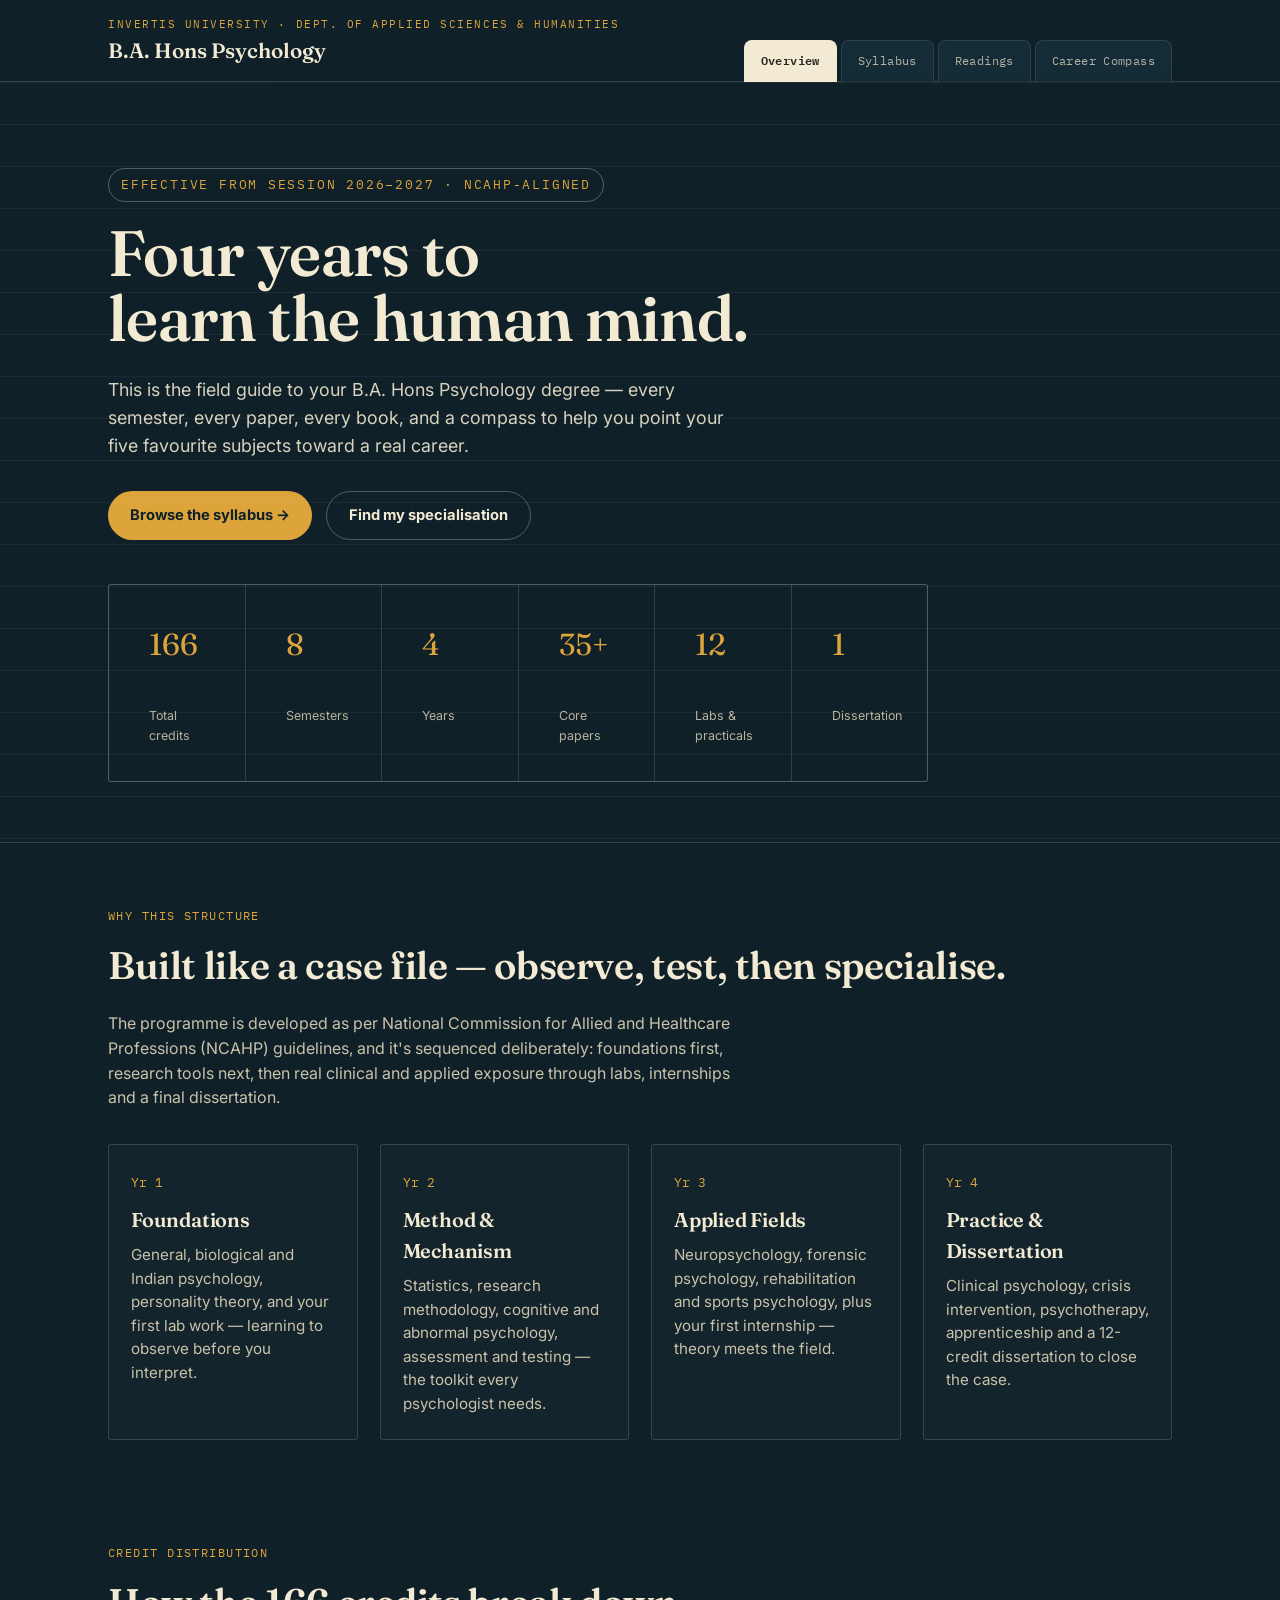
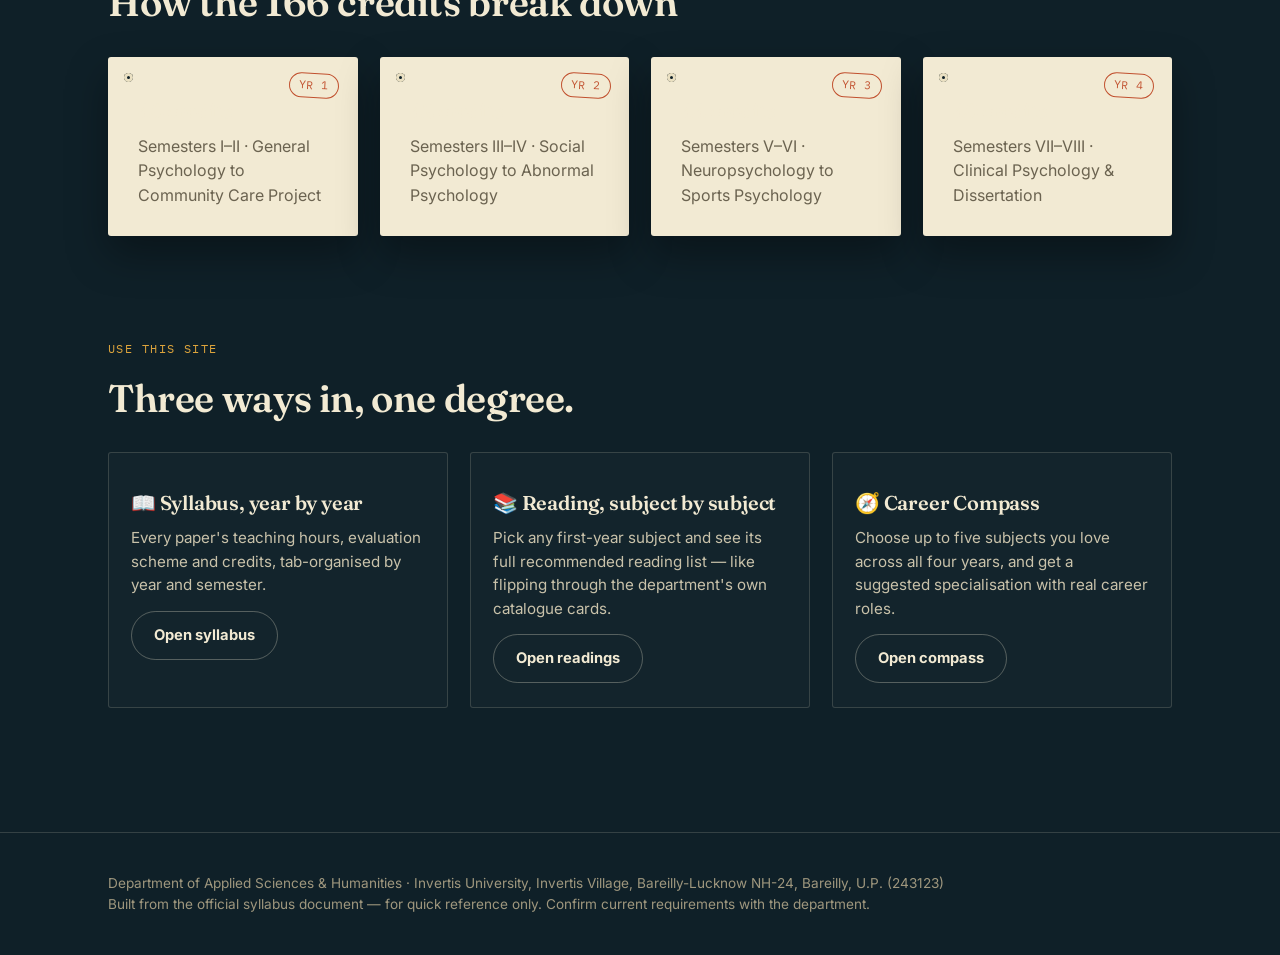
<file: index.html>
<!DOCTYPE html>
<html lang="en">
<head>
<meta charset="UTF-8">
<meta name="viewport" content="width=device-width, initial-scale=1.0">
<title>B.A. Hons Psychology — Invertis University</title>
<meta name="description" content="An interactive guide to the B.A. Hons Psychology (4-year) programme at Invertis University.">
<style>
/* ============================================================
   INVERTIS PSYCHOLOGY — "FIELD NOTES" DESIGN SYSTEM
   ============================================================ */

@import url('https://fonts.googleapis.com/css2?family=Fraunces:opsz,wght@9..144,400;9..144,500;9..144,600;9..144,700&family=Inter:wght@400;500;600;700&family=IBM+Plex+Mono:wght@400;500;600&display=swap');

:root{
  --ink:        #0F2028;
  --ink-2:      #16313D;
  --ink-3:      #1F4351;
  --paper:      #F2EAD3;
  --paper-2:    #EAE0C2;
  --ink-text:   #23241E;
  --muted:      #6B6350;
  --mustard:    #DDA43C;
  --mustard-d:  #B9852C;
  --coral:      #C1502E;
  --sage:       #7C9A73;
  --line:       rgba(242,234,211,0.16);
  --line-strong:rgba(242,234,211,0.30);
  --shadow:     0 18px 40px rgba(0,0,0,0.35);
  --radius:     3px;
  --maxw:       1120px;
}

*,*::before,*::after{ box-sizing:border-box; }
html{ scroll-behavior:smooth; }

body{
  margin:0;
  background:
    radial-gradient(1200px 600px at 10% -10%, rgba(255,255,255,0.05), transparent 60%),
    var(--ink);
  color: var(--paper);
  font-family:'Inter', system-ui, sans-serif;
  line-height:1.55;
  -webkit-font-smoothing:antialiased;
}

a{ color:inherit; }
img{ max-width:100%; display:block; }

h1,h2,h3,h4{
  font-family:'Fraunces', Georgia, serif;
  margin:0 0 .4em;
  letter-spacing:-0.01em;
  color: var(--paper);
}
h1{ font-size: clamp(2.4rem, 5vw, 4.2rem); font-weight:600; line-height:1.02; }
h2{ font-size: clamp(1.6rem, 3vw, 2.4rem); font-weight:600; }
h3{ font-size: 1.25rem; font-weight:600; }

.mono{ font-family:'IBM Plex Mono', monospace; }

.wrap{ max-width: var(--maxw); margin:0 auto; padding: 0 28px; }

/* ---------- Folder-tab navigation ---------- */
.site-header{
  position:sticky; top:0; z-index:50;
  background: linear-gradient(180deg, var(--ink) 70%, rgba(15,32,40,0.94));
  border-bottom:1px solid var(--line);
  backdrop-filter: blur(6px);
}
.nav-row{
  display:flex; align-items:flex-end; justify-content:space-between;
  max-width: var(--maxw); margin:0 auto; padding: 16px 28px 0;
  gap: 20px; flex-wrap:wrap;
}
.brand{
  display:flex; flex-direction:column; gap:2px; padding-bottom:14px;
}
.brand .kicker{
  font-family:'IBM Plex Mono', monospace; font-size:.68rem; letter-spacing:.14em;
  text-transform:uppercase; color: var(--mustard);
}
.brand .name{ font-family:'Fraunces', serif; font-size:1.3rem; font-weight:600; }

.tabs{ display:flex; gap:4px; flex-wrap:wrap; }
.tab{
  font-family:'IBM Plex Mono', monospace;
  font-size:.78rem; letter-spacing:.03em;
  text-decoration:none;
  color: var(--paper);
  background: var(--ink-2);
  border:1px solid var(--line);
  border-bottom:none;
  padding:10px 16px 12px;
  border-radius: 8px 8px 0 0;
  position:relative; top:1px;
  opacity:.72;
  transition: opacity .15s ease, transform .15s ease, background .15s ease;
}
.tab:hover{ opacity:1; transform: translateY(-2px); }
.tab.active{
  opacity:1; background: var(--paper); color:var(--ink-text);
  border-color:var(--paper);
  font-weight:600;
}

/* ---------- hero ---------- */
.hero{
  padding: 86px 0 60px;
  position:relative;
  overflow:hidden;
  border-bottom:1px solid var(--line);
}
.hero::before{
  content:"";
  position:absolute; inset:0;
  background-image:
    linear-gradient(var(--line) 1px, transparent 1px);
  background-size: 100% 42px;
  opacity:.35;
  pointer-events:none;
}
.hero .eyebrow{
  font-family:'IBM Plex Mono', monospace;
  color: var(--mustard); font-size:.8rem; letter-spacing:.14em; text-transform:uppercase;
  margin-bottom: 18px; display:inline-block;
  border:1px solid var(--line-strong); padding:6px 12px; border-radius:20px;
}
.hero p.lede{ max-width: 620px; font-size:1.12rem; color:#D8D2BE; }

.hero-stats{
  display:grid; grid-template-columns: repeat(auto-fit,minmax(130px,1fr));
  gap:1px; background: var(--line); border:1px solid var(--line);
  margin-top:44px; max-width:820px; border-radius: var(--radius); overflow:hidden;
}
.hero-stats div{ background: var(--ink); padding:18px 20px; }
.hero-stats .num{ font-family:'Fraunces', serif; font-size:1.9rem; color:var(--mustard); }
.hero-stats .lbl{ font-size:.78rem; color:#B9B29C; margin-top:2px; }

/* ---------- index card ---------- */
.card{
  background: var(--paper);
  color: var(--ink-text);
  border-radius: var(--radius);
  box-shadow: var(--shadow);
  position:relative;
  padding: 28px 30px;
}
.card::before{ /* punch hole */
  content:"";
  position:absolute; left:16px; top:16px;
  width:9px; height:9px; border-radius:50%;
  background: var(--ink);
  box-shadow: 0 0 0 3px var(--paper-2) inset, 0 1px 2px rgba(0,0,0,.4) inset;
}
.card .tag-stamp{
  position:absolute; top:16px; right:18px;
  font-family:'IBM Plex Mono', monospace;
  font-size:.7rem; letter-spacing:.05em;
  color:var(--coral); border:1.5px solid var(--coral);
  padding:3px 9px; border-radius:20px; transform: rotate(3deg);
  text-transform:uppercase;
}

section{ padding: 64px 0; }
section.tight{ padding: 40px 0; }
section h2{ margin-bottom:.3em; }
.section-note{ color:#C9C2AA; max-width:640px; margin-bottom: 34px; }

.grid{ display:grid; gap:22px; }
.grid.cols-2{ grid-template-columns: repeat(2,1fr); }
.grid.cols-3{ grid-template-columns: repeat(3,1fr); }
.grid.cols-4{ grid-template-columns: repeat(4,1fr); }
@media (max-width: 900px){
  .grid.cols-2, .grid.cols-3, .grid.cols-4{ grid-template-columns: 1fr 1fr; }
}
@media (max-width: 600px){
  .grid.cols-2, .grid.cols-3, .grid.cols-4{ grid-template-columns: 1fr; }
}

.pillar{
  border:1px solid var(--line);
  border-radius: var(--radius);
  padding: 24px 22px;
  background: rgba(255,255,255,0.02);
}
.pillar .idx{ font-family:'IBM Plex Mono',monospace; color:var(--mustard); font-size:.8rem; }
.pillar h3{ margin-top:10px; }
.pillar p{ color:#C9C2AA; font-size:.95rem; margin:0; }

/* ---------- buttons ---------- */
.btn{
  display:inline-flex; align-items:center; gap:8px;
  background: var(--mustard); color: var(--ink);
  font-weight:700; font-family:'Inter',sans-serif; font-size:.92rem;
  padding: 12px 22px; border-radius: 30px; text-decoration:none;
  border:none; cursor:pointer;
  transition: transform .15s ease, background .15s ease;
}
.btn:hover{ background: var(--mustard-d); transform: translateY(-1px); }
.btn.ghost{
  background:transparent; color: var(--paper); border:1px solid var(--line-strong);
}
.btn.ghost:hover{ background: rgba(255,255,255,0.06); }
.btn:disabled{ opacity:.4; cursor:not-allowed; transform:none; }

/* ---------- year tabs / semester tables (syllabus page) ---------- */
.year-tabs{ display:flex; gap:10px; flex-wrap:wrap; margin-bottom: 30px; }
.year-tab{
  font-family:'IBM Plex Mono', monospace; font-size:.85rem;
  border:1px solid var(--line-strong); background:transparent; color:var(--paper);
  padding:10px 18px; border-radius:30px; cursor:pointer;
}
.year-tab.active{ background: var(--sage); border-color: var(--sage); color:#0F2028; font-weight:700; }

.sem-block{ margin-bottom: 40px; }
.sem-head{
  display:flex; align-items:baseline; gap:14px; margin-bottom:14px;
  border-bottom:1px dashed var(--line-strong); padding-bottom:10px;
}
.sem-head .sem-name{ font-family:'Fraunces',serif; font-size:1.4rem; }
.sem-head .sem-credits{ font-family:'IBM Plex Mono',monospace; color:var(--mustard); font-size:.85rem; }

.course-list{ display:flex; flex-direction:column; gap:10px; }
.course-row{
  display:grid; grid-template-columns: 90px 1fr 90px 130px 70px;
  align-items:center; gap:14px;
  background: rgba(255,255,255,0.03);
  border:1px solid var(--line); border-radius: var(--radius);
  padding: 12px 16px;
}
.course-row.lab{ background: rgba(124,154,115,0.08); border-color: rgba(124,154,115,0.3); }
.course-row.project{ background: rgba(193,80,46,0.08); border-color: rgba(193,80,46,0.3); }
.course-row .code{ font-family:'IBM Plex Mono',monospace; font-size:.78rem; color:#B9B29C; }
.course-row .cname{ font-weight:600; }
.course-row .type-badge{
  font-family:'IBM Plex Mono',monospace; font-size:.68rem; text-transform:uppercase;
  color:#B9B29C; letter-spacing:.05em;
}
.course-row .periods{ font-family:'IBM Plex Mono',monospace; font-size:.78rem; color:#B9B29C; }
.course-row .credit-stamp{
  justify-self:end;
  width:44px; height:44px; border-radius:50%;
  border:2px solid var(--mustard); color:var(--mustard);
  display:flex; align-items:center; justify-content:center;
  font-family:'IBM Plex Mono',monospace; font-weight:700; font-size:.95rem;
  transform: rotate(-6deg);
}
@media (max-width:760px){
  .course-row{ grid-template-columns: 1fr; gap:6px; }
  .course-row .credit-stamp{ justify-self:start; margin-top:6px; }
}

/* ---------- readings page ---------- */
.readings-layout{ display:grid; grid-template-columns: 300px 1fr; gap: 30px; align-items:flex-start; }
@media (max-width: 860px){ .readings-layout{ grid-template-columns: 1fr; } }

.subject-index{
  border:1px solid var(--line); border-radius: var(--radius);
  max-height: 640px; overflow-y:auto;
  background: rgba(255,255,255,0.02);
}
.subject-index .yr-label{
  font-family:'IBM Plex Mono',monospace; font-size:.72rem; text-transform:uppercase;
  color: var(--mustard); padding:12px 16px 6px; letter-spacing:.08em;
}
.subject-btn{
  display:block; width:100%; text-align:left; background:none; border:none;
  color: var(--paper); padding:10px 16px; font-size:.9rem; cursor:pointer;
  border-left:3px solid transparent;
  font-family:'Inter',sans-serif;
}
.subject-btn:hover{ background: rgba(255,255,255,0.05); }
.subject-btn.active{ border-left-color: var(--mustard); background: rgba(221,164,60,0.1); font-weight:600; }
.subject-btn .has-books{ color: var(--sage); font-size:.68rem; font-family:'IBM Plex Mono',monospace; display:block; margin-top:2px; }

.book-card{ min-height: 420px; }
.book-card h3{ font-size:1.5rem; margin-bottom:2px; }
.book-card .meta{ color: var(--muted); font-size:.85rem; margin-bottom:20px; font-family:'IBM Plex Mono',monospace; }
.book-list{ list-style:none; margin:0; padding:0; display:flex; flex-direction:column; gap:10px;}
.book-list li{
  padding-left:26px; position:relative; font-size:.94rem;
  border-bottom:1px dotted rgba(35,36,30,0.18); padding-bottom:10px;
}
.book-list li::before{
  content:"—"; position:absolute; left:0; color: var(--coral); font-weight:700;
}
.empty-note{
  border:1px dashed rgba(35,36,30,.35); border-radius: var(--radius);
  padding: 22px; color: var(--muted); font-style:italic;
}

/* ---------- career picker ---------- */
.picker-grid{ display:grid; grid-template-columns: repeat(auto-fill,minmax(230px,1fr)); gap:12px; }
.chip{
  border:1px solid var(--line-strong); border-radius: var(--radius);
  padding: 14px 16px; cursor:pointer; user-select:none;
  background: rgba(255,255,255,0.02);
  transition: background .15s ease, border-color .15s ease;
}
.chip:hover{ background: rgba(255,255,255,0.06); }
.chip.selected{ background: rgba(221,164,60,0.14); border-color: var(--mustard); }
.chip .c-code{ font-family:'IBM Plex Mono',monospace; font-size:.68rem; color:var(--mustard); }
.chip .c-name{ font-weight:600; margin-top:4px; font-size:.92rem; }
.chip .c-year{ font-size:.72rem; color:#9F977E; margin-top:4px; }

.picker-bar{
  position:sticky; bottom:0; margin-top:26px;
  display:flex; align-items:center; justify-content:space-between;
  background: var(--ink-2); border:1px solid var(--line-strong);
  border-radius: 40px; padding: 12px 22px; flex-wrap:wrap; gap:14px;
}
.picker-bar .count{ font-family:'IBM Plex Mono',monospace; font-size:.85rem; }
.picker-bar .count b{ color: var(--mustard); }

.result-card{ margin-top: 40px; }
.result-card .badge{
  display:inline-block; font-family:'IBM Plex Mono',monospace; font-size:.72rem;
  text-transform:uppercase; letter-spacing:.08em; color: var(--coral);
  border:1px solid var(--coral); padding:4px 10px; border-radius: 20px; margin-bottom:12px;
}
.result-card h3{ font-size:1.9rem; }
.result-card .lede{ color:#4A4536; margin-bottom: 20px; }
.role-list{ display:flex; flex-wrap:wrap; gap:8px; margin: 14px 0 22px; padding:0; list-style:none; }
.role-list li{
  background: var(--ink); color: var(--paper);
  font-size:.82rem; padding:7px 14px; border-radius: 20px;
}
.next-list{ margin:0; padding-left: 20px; color:#4A4536; }
.next-list li{ margin-bottom:6px; }
.secondary-note{ margin-top: 20px; padding-top:16px; border-top:1px dashed rgba(35,36,30,.25); color:#6B6350; font-size:.88rem; }

/* ---------- footer ---------- */
.site-footer{
  border-top:1px solid var(--line); padding: 40px 0; margin-top: 60px;
  color:#9F977E; font-size:.85rem;
}
.site-footer a{ color: var(--mustard); text-decoration:none; }

/* ---------- misc ---------- */
.divider{ height:1px; background: var(--line); margin: 60px 0; border:none; }
.kicker-eyebrow{
  font-family:'IBM Plex Mono',monospace; text-transform:uppercase; letter-spacing:.12em;
  font-size:.75rem; color: var(--mustard); margin-bottom:10px; display:block;
}

@media (prefers-reduced-motion: reduce){
  *{ animation:none !important; transition:none !important; }
}

:focus-visible{ outline: 2px solid var(--mustard); outline-offset: 2px; }

</style>
</head>
<body>

<header class="site-header">
  <div class="nav-row">
    <div class="brand">
      <span class="kicker">Invertis University · Dept. of Applied Sciences &amp; Humanities</span>
      <span class="name">B.A. Hons Psychology</span>
    </div>
    <nav class="tabs">
      <a class="tab active" href="index.html">Overview</a>
      <a class="tab" href="syllabus.html">Syllabus</a>
      <a class="tab" href="readings.html">Readings</a>
      <a class="tab" href="career.html">Career Compass</a>
    </nav>
  </div>
</header>

<main>
  <section class="hero">
    <div class="wrap">
      <span class="eyebrow">Effective from session 2026–2027 · NCAHP-aligned</span>
      <h1>Four years to<br>learn the human mind.</h1>
      <p class="lede">This is the field guide to your B.A. Hons Psychology degree — every semester,
      every paper, every book, and a compass to help you point your five favourite subjects
      toward a real career.</p>

      <div style="margin-top:32px; display:flex; gap:14px; flex-wrap:wrap;">
        <a class="btn" href="syllabus.html">Browse the syllabus →</a>
        <a class="btn ghost" href="career.html">Find my specialisation</a>
      </div>

      <div class="hero-stats">
        <div><div class="num">166</div><div class="lbl">Total credits</div></div>
        <div><div class="num">8</div><div class="lbl">Semesters</div></div>
        <div><div class="num">4</div><div class="lbl">Years</div></div>
        <div><div class="num">35+</div><div class="lbl">Core papers</div></div>
        <div><div class="num">12</div><div class="lbl">Labs &amp; practicals</div></div>
        <div><div class="num">1</div><div class="lbl">Dissertation</div></div>
      </div>
    </div>
  </section>

  <section>
    <div class="wrap">
      <span class="kicker-eyebrow">Why this structure</span>
      <h2>Built like a case file — observe, test, then specialise.</h2>
      <p class="section-note">The programme is developed as per National Commission for Allied and
      Healthcare Professions (NCAHP) guidelines, and it's sequenced deliberately: foundations first,
      research tools next, then real clinical and applied exposure through labs, internships and a
      final dissertation.</p>

      <div class="grid cols-4">
        <div class="pillar">
          <span class="idx">Yr 1</span>
          <h3>Foundations</h3>
          <p>General, biological and Indian psychology, personality theory, and your first lab work —
          learning to observe before you interpret.</p>
        </div>
        <div class="pillar">
          <span class="idx">Yr 2</span>
          <h3>Method &amp; Mechanism</h3>
          <p>Statistics, research methodology, cognitive and abnormal psychology, assessment and
          testing — the toolkit every psychologist needs.</p>
        </div>
        <div class="pillar">
          <span class="idx">Yr 3</span>
          <h3>Applied Fields</h3>
          <p>Neuropsychology, forensic psychology, rehabilitation and sports psychology, plus your
          first internship — theory meets the field.</p>
        </div>
        <div class="pillar">
          <span class="idx">Yr 4</span>
          <h3>Practice &amp; Dissertation</h3>
          <p>Clinical psychology, crisis intervention, psychotherapy, apprenticeship and a
          12-credit dissertation to close the case.</p>
        </div>
      </div>
    </div>
  </section>

  <section class="tight">
    <div class="wrap">
      <span class="kicker-eyebrow">Credit distribution</span>
      <h2>How the 166 credits break down</h2>
      <div class="grid cols-4" style="margin-top:24px;">
        <div class="card"><div class="tag-stamp">Yr 1</div><h3 style="margin-top:10px;">40 credits</h3><p style="color:var(--muted);margin:0;">Semesters I–II · General Psychology to Community Care Project</p></div>
        <div class="card"><div class="tag-stamp">Yr 2</div><h3 style="margin-top:10px;">42 credits</h3><p style="color:var(--muted);margin:0;">Semesters III–IV · Social Psychology to Abnormal Psychology</p></div>
        <div class="card"><div class="tag-stamp">Yr 3</div><h3 style="margin-top:10px;">44 credits</h3><p style="color:var(--muted);margin:0;">Semesters V–VI · Neuropsychology to Sports Psychology</p></div>
        <div class="card"><div class="tag-stamp">Yr 4</div><h3 style="margin-top:10px;">40 credits</h3><p style="color:var(--muted);margin:0;">Semesters VII–VIII · Clinical Psychology &amp; Dissertation</p></div>
      </div>
    </div>
  </section>

  <section>
    <div class="wrap">
      <span class="kicker-eyebrow">Use this site</span>
      <h2>Three ways in, one degree.</h2>
      <div class="grid cols-3" style="margin-top:24px;">
        <div class="pillar">
          <h3>📖 Syllabus, year by year</h3>
          <p>Every paper's teaching hours, evaluation scheme and credits, tab-organised by year and
          semester.</p>
          <p style="margin-top:14px;"><a class="btn ghost" href="syllabus.html">Open syllabus</a></p>
        </div>
        <div class="pillar">
          <h3>📚 Reading, subject by subject</h3>
          <p>Pick any first-year subject and see its full recommended reading list — like flipping
          through the department's own catalogue cards.</p>
          <p style="margin-top:14px;"><a class="btn ghost" href="readings.html">Open readings</a></p>
        </div>
        <div class="pillar">
          <h3>🧭 Career Compass</h3>
          <p>Choose up to five subjects you love across all four years, and get a suggested
          specialisation with real career roles.</p>
          <p style="margin-top:14px;"><a class="btn ghost" href="career.html">Open compass</a></p>
        </div>
      </div>
    </div>
  </section>
</main>

<footer class="site-footer">
  <div class="wrap">
    Department of Applied Sciences &amp; Humanities · Invertis University, Invertis Village, Bareilly-Lucknow NH-24, Bareilly, U.P. (243123)<br>
    Built from the official syllabus document — for quick reference only. Confirm current requirements with the department.
  </div>
</footer>

</body>
</html>
</file>
